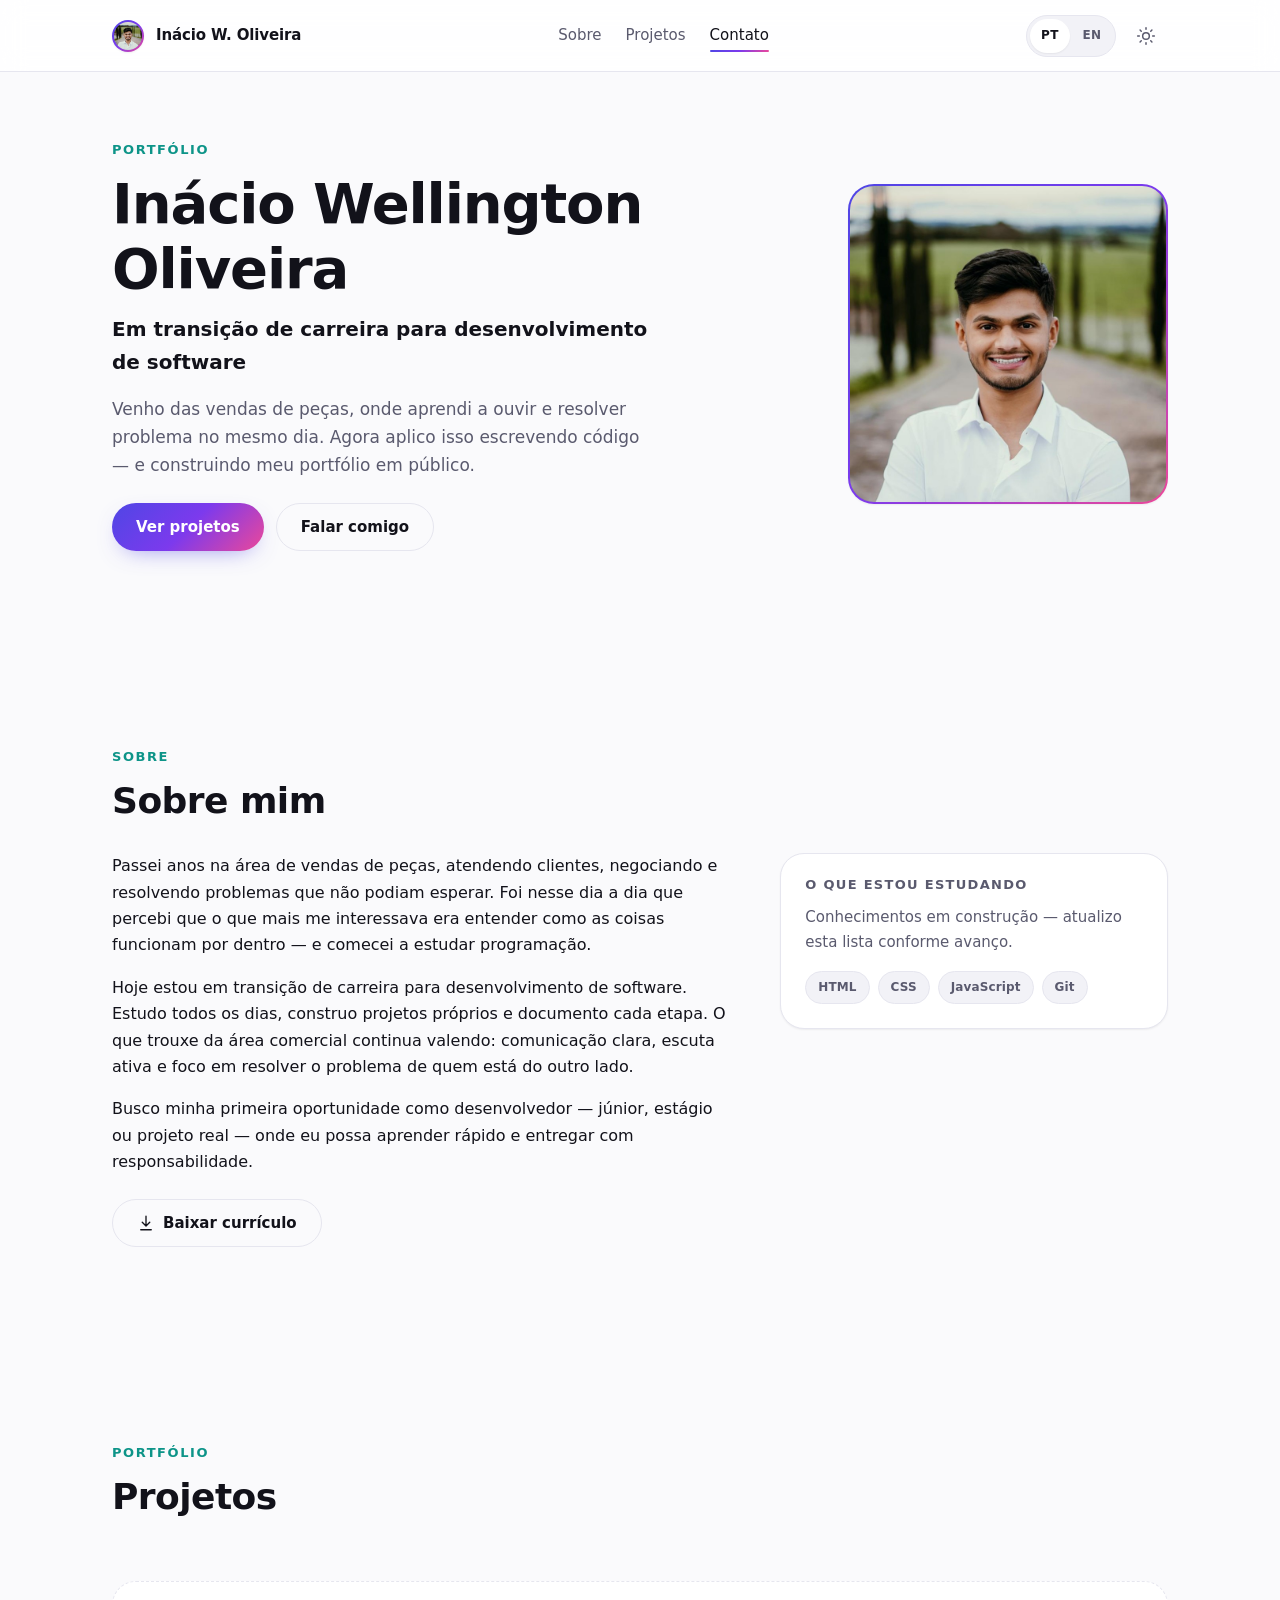
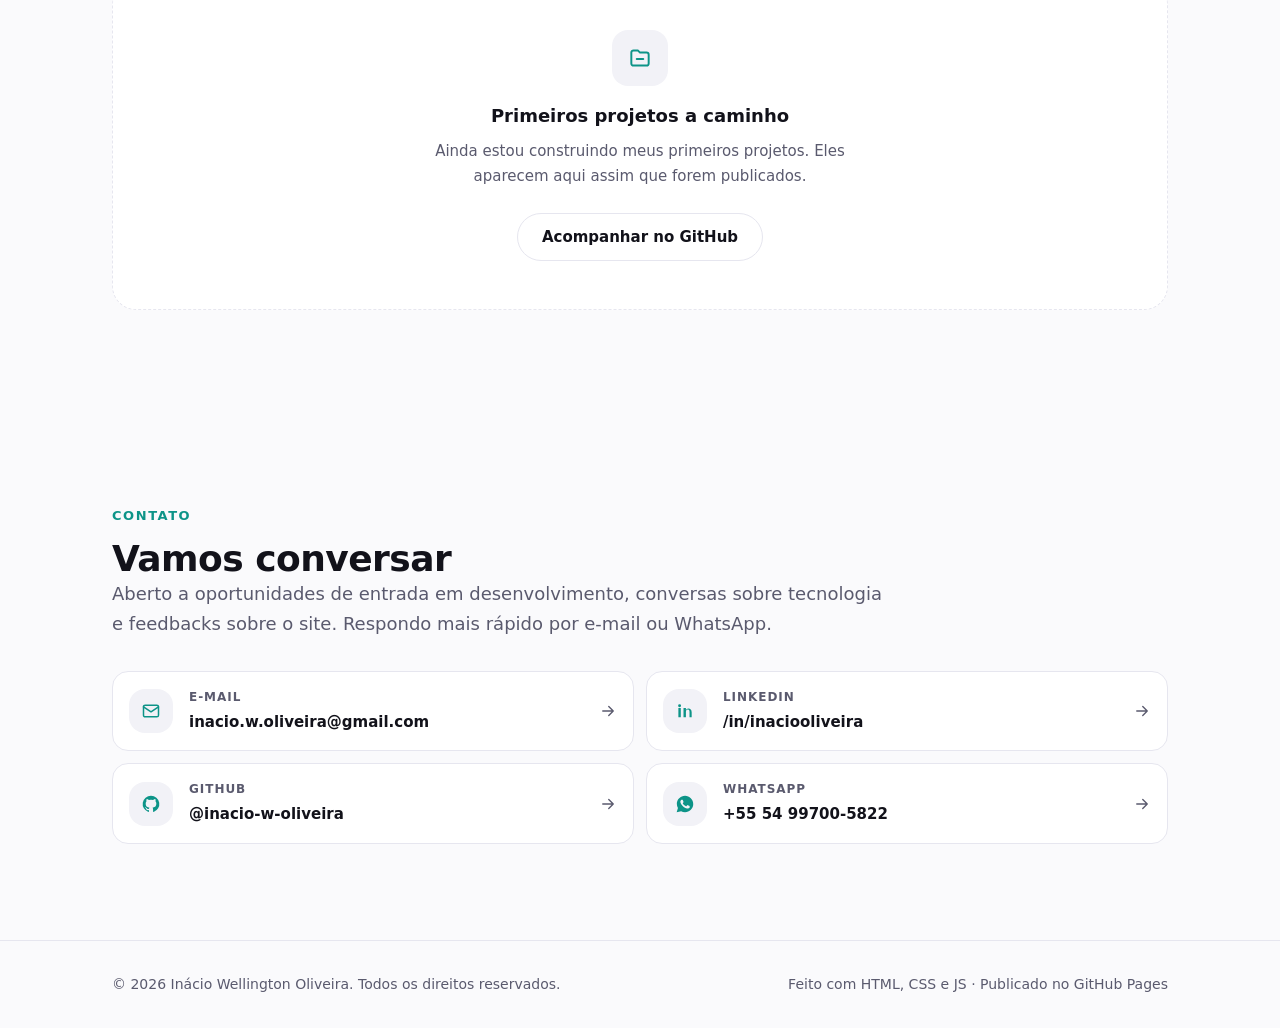
<file: index.html>
<!doctype html>
<html lang="pt-BR" data-theme="light">
<head>
  <meta charset="utf-8">
  <meta name="viewport" content="width=device-width, initial-scale=1">

  <title>Inácio Wellington Oliveira — Portfólio</title>
  <meta name="description" content="Portfólio de Inácio Wellington Oliveira, em transição de carreira das vendas de peças para o desenvolvimento de software. Projetos, trajetória e contato.">
  <meta name="author" content="Inácio Wellington Oliveira">
  <link rel="canonical" href="https://inacio-w-oliveira.github.io/pagina-pessoal/">

  <meta property="og:type" content="website">
  <meta property="og:locale" content="pt_BR">
  <meta property="og:site_name" content="Inácio Wellington Oliveira">
  <meta property="og:title" content="Inácio Wellington Oliveira — Portfólio">
  <meta property="og:description" content="Em transição das vendas de peças para o desenvolvimento de software. Projetos, trajetória e contato.">
  <meta property="og:url" content="https://inacio-w-oliveira.github.io/pagina-pessoal/">
  <meta property="og:image" content="https://inacio-w-oliveira.github.io/pagina-pessoal/assets/img/og-image.png">
  <meta property="og:image:width" content="1200">
  <meta property="og:image:height" content="630">
  <meta property="og:image:alt" content="Inácio Wellington Oliveira — em transição para desenvolvimento de software">

  <meta name="twitter:card" content="summary_large_image">
  <meta name="twitter:title" content="Inácio Wellington Oliveira — Portfólio">
  <meta name="twitter:description" content="Em transição das vendas de peças para o desenvolvimento de software. Projetos, trajetória e contato.">
  <meta name="twitter:image" content="https://inacio-w-oliveira.github.io/pagina-pessoal/assets/img/og-image.png">

  <link rel="icon" href="./assets/img/favicon.svg" type="image/svg+xml">
  <link rel="apple-touch-icon" href="./assets/img/favicon.svg">

  <script type="application/ld+json">
  {
    "@context": "https://schema.org",
    "@type": "Person",
    "name": "Inácio Wellington Oliveira",
    "url": "https://inacio-w-oliveira.github.io/pagina-pessoal/",
    "image": "https://inacio-w-oliveira.github.io/pagina-pessoal/assets/img/foto.jpg",
    "jobTitle": "Desenvolvedor de software (em transição de carreira)",
    "description": "Profissional em transição das vendas de peças para o desenvolvimento de software.",
    "sameAs": [
      "https://www.linkedin.com/in/inaciooliveira",
      "https://github.com/inacio-w-oliveira"
    ]
  }
  </script>

  <script>
    (function () {
      try {
        var t = localStorage.getItem('iwo.theme');
        if (!t) t = matchMedia('(prefers-color-scheme: dark)').matches ? 'dark' : 'light';
        document.documentElement.dataset.theme = t;
        document.documentElement.style.colorScheme = t;
      } catch (e) {}
    })();
  </script>

  <link rel="stylesheet" href="./assets/css/styles.css">
</head>
<body>
  <a class="skip-link" href="#main" data-i18n="a11y.skip">Ir para o conteúdo</a>

  <header class="site-header">
    <div class="container site-header__inner">
      <a class="brand" href="#top" aria-label="Inácio W. Oliveira, página inicial" data-i18n-attr="aria-label:brand.label">
        <span class="brand__mark" aria-hidden="true">
          <img class="brand__avatar" src="./assets/img/foto.jpg" alt="" width="32" height="32">
        </span>
        <span>Inácio W. Oliveira</span>
      </a>

      <nav class="site-nav" id="site-nav" aria-label="Principal">
        <ul class="site-nav__list">
          <li><a class="site-nav__link" href="#sobre" data-i18n="nav.about">Sobre</a></li>
          <li><a class="site-nav__link" href="#projetos" data-i18n="nav.projects">Projetos</a></li>
          <li><a class="site-nav__link" href="#contato" data-i18n="nav.contact">Contato</a></li>
        </ul>
      </nav>

      <div class="header-actions">
        <div class="lang-switch" role="group" data-i18n-attr="aria-label:lang.label" aria-label="Idioma">
          <button class="lang-switch__btn" type="button" data-lang="pt" aria-pressed="true" aria-label="Português (PT)">PT</button>
          <button class="lang-switch__btn" type="button" data-lang="en" aria-pressed="false" aria-label="Inglês (EN)">EN</button>
        </div>

        <button class="icon-btn theme-toggle" type="button" aria-pressed="false" data-i18n-attr="aria-label:theme.toDark" aria-label="Ativar tema escuro">
          <svg class="icon-sun" viewBox="0 0 24 24" fill="none" stroke="currentColor" stroke-width="1.8" stroke-linecap="round" aria-hidden="true">
            <circle cx="12" cy="12" r="4"></circle>
            <path d="M12 2v2M12 20v2M4.9 4.9l1.4 1.4M17.7 17.7l1.4 1.4M2 12h2M20 12h2M4.9 19.1l1.4-1.4M17.7 6.3l1.4-1.4"></path>
          </svg>
          <svg class="icon-moon" viewBox="0 0 24 24" fill="none" stroke="currentColor" stroke-width="1.8" stroke-linecap="round" stroke-linejoin="round" aria-hidden="true">
            <path d="M21 12.8A9 9 0 1 1 11.2 3a7 7 0 0 0 9.8 9.8Z"></path>
          </svg>
        </button>

        <button class="icon-btn menu-toggle" type="button" aria-expanded="false" aria-controls="site-nav" data-i18n-attr="aria-label:nav.menu" aria-label="Abrir menu">
          <svg class="icon-menu" viewBox="0 0 24 24" fill="none" stroke="currentColor" stroke-width="1.8" stroke-linecap="round" aria-hidden="true">
            <path d="M4 7h16M4 12h16M4 17h16"></path>
          </svg>
          <svg class="icon-close" viewBox="0 0 24 24" fill="none" stroke="currentColor" stroke-width="1.8" stroke-linecap="round" aria-hidden="true">
            <path d="M6 6l12 12M18 6L6 18"></path>
          </svg>
        </button>
      </div>
    </div>
  </header>

  <main id="main">
    <!-- Hero -->
    <section id="top" class="hero" aria-labelledby="hero-title">
      <div class="container hero__inner">
        <div class="hero__content">
          <p class="eyebrow" data-i18n="hero.eyebrow">Portfólio</p>
          <h1 id="hero-title" class="hero__title" data-i18n="hero.title">Inácio Wellington Oliveira</h1>
          <p class="hero__subtitle" data-i18n="hero.subtitle">Em transição de carreira para desenvolvimento de software</p>
          <p class="hero__support" data-i18n="hero.support">Venho das vendas de peças, onde aprendi a ouvir e resolver problema no mesmo dia. Agora aplico isso escrevendo código — e construindo meu portfólio em público.</p>
          <div class="hero__actions">
            <a class="btn btn--primary" href="#projetos" data-i18n="hero.ctaPrimary">Ver projetos</a>
            <a class="btn btn--secondary" href="#contato" data-i18n="hero.ctaSecondary">Falar comigo</a>
          </div>
        </div>

        <div class="hero__media">
          <div class="hero__photo-frame">
            <img class="hero__photo" src="./assets/img/foto.jpg" width="800" height="800" alt="Retrato de Inácio Wellington Oliveira" data-i18n-attr="alt:hero.photoAlt" fetchpriority="high">
          </div>
        </div>
      </div>
    </section>

    <!-- Sobre -->
    <section id="sobre" class="section" aria-labelledby="about-title">
      <div class="container">
        <p class="eyebrow" data-i18n="about.eyebrow">Sobre</p>
        <h2 id="about-title" data-i18n="about.title">Sobre mim</h2>

        <div class="about__grid">
          <div class="about__text">
            <p data-i18n="about.p1">Passei anos na área de vendas de peças, atendendo clientes, negociando e resolvendo problemas que não podiam esperar. Foi nesse dia a dia que percebi que o que mais me interessava era entender como as coisas funcionam por dentro — e comecei a estudar programação.</p>
            <p data-i18n="about.p2">Hoje estou em transição de carreira para desenvolvimento de software. Estudo todos os dias, construo projetos próprios e documento cada etapa. O que trouxe da área comercial continua valendo: comunicação clara, escuta ativa e foco em resolver o problema de quem está do outro lado.</p>
            <p data-i18n="about.p3">Busco minha primeira oportunidade como desenvolvedor — júnior, estágio ou projeto real — onde eu possa aprender rápido e entregar com responsabilidade.</p>

            <div class="about__actions">
              <a class="btn btn--secondary" href="./assets/cv.pdf" download>
                <svg viewBox="0 0 24 24" fill="none" stroke="currentColor" stroke-width="1.8" stroke-linecap="round" stroke-linejoin="round" aria-hidden="true">
                  <path d="M12 3v12M7 11l5 5 5-5M5 21h14"></path>
                </svg>
                <span data-i18n="about.ctaCv">Baixar currículo</span>
              </a>
            </div>
          </div>

          <aside class="learning">
            <h3 class="learning__title" data-i18n="about.learningTitle">O que estou estudando</h3>
            <p class="learning__note" data-i18n="about.learningNote">Conhecimentos em construção — atualizo esta lista conforme avanço.</p>
            <!-- TODO: substituir pelas tecnologias reais informadas pelo dono (SPEC §19, H-03) -->
            <ul class="tags" aria-label="Tecnologias em estudo">
              <li class="tag">HTML</li>
              <li class="tag">CSS</li>
              <li class="tag">JavaScript</li>
              <li class="tag">Git</li>
            </ul>
          </aside>
        </div>
      </div>
    </section>

    <!-- Projetos -->
    <section id="projetos" class="section" aria-labelledby="projects-title">
      <div class="container">
        <p class="eyebrow" data-i18n="projects.eyebrow">Portfólio</p>
        <h2 id="projects-title" data-i18n="projects.title">Projetos</h2>

        <div class="projects__grid" id="projects-grid" hidden></div>

        <div class="empty-state" id="projects-empty">
          <span class="empty-state__icon" aria-hidden="true">
            <svg viewBox="0 0 24 24" fill="none" stroke="currentColor" stroke-width="1.8" stroke-linecap="round" stroke-linejoin="round">
              <path d="M4 7a2 2 0 0 1 2-2h4l2 2h6a2 2 0 0 1 2 2v8a2 2 0 0 1-2 2H6a2 2 0 0 1-2-2Z"></path>
              <path d="M9 13h6"></path>
            </svg>
          </span>
          <h3 class="empty-state__title" data-i18n="projects.emptyTitle">Primeiros projetos a caminho</h3>
          <p class="empty-state__text" data-i18n="projects.emptyText">Ainda estou construindo meus primeiros projetos. Eles aparecem aqui assim que forem publicados.</p>
          <a class="btn btn--secondary" href="https://github.com/inacio-w-oliveira" target="_blank" rel="noopener noreferrer">
            <span data-i18n="projects.ctaGithub">Acompanhar no GitHub</span>
            <span class="visually-hidden" data-i18n="a11y.newTab">(abre em nova aba)</span>
          </a>
        </div>
      </div>
    </section>

    <!-- Contato -->
    <section id="contato" class="section" aria-labelledby="contact-title">
      <div class="container">
        <p class="eyebrow" data-i18n="contact.eyebrow">Contato</p>
        <h2 id="contact-title" data-i18n="contact.title">Vamos conversar</h2>
        <p class="lead" data-i18n="contact.text">Aberto a oportunidades de entrada em desenvolvimento, conversas sobre tecnologia e feedbacks sobre o site. Respondo mais rápido por e-mail ou WhatsApp.</p>

        <ul class="contact__list">
          <li class="contact__item">
            <a href="mailto:inacio.w.oliveira@gmail.com">
              <span class="contact__icon" aria-hidden="true">
                <svg viewBox="0 0 24 24" fill="none" stroke="currentColor" stroke-width="1.8" stroke-linecap="round" stroke-linejoin="round">
                  <rect x="3" y="5" width="18" height="14" rx="2"></rect>
                  <path d="m3 7 9 6 9-6"></path>
                </svg>
              </span>
              <span class="contact__meta">
                <span class="contact__label" data-i18n="contact.email">E-mail</span>
                <span class="contact__value" data-i18n="contact.emailValue">inacio.w.oliveira@gmail.com</span>
              </span>
              <span class="contact__arrow" aria-hidden="true">
                <svg viewBox="0 0 24 24" fill="none" stroke="currentColor" stroke-width="1.8" stroke-linecap="round" stroke-linejoin="round">
                  <path d="M5 12h14M13 6l6 6-6 6"></path>
                </svg>
              </span>
            </a>
          </li>

          <li class="contact__item">
            <a href="https://www.linkedin.com/in/inaciooliveira" target="_blank" rel="noopener noreferrer">
              <span class="contact__icon" aria-hidden="true">
                <svg viewBox="0 0 24 24" fill="currentColor">
                  <path d="M6.94 8.5H4.06V19.5h2.88V8.5ZM5.5 4a1.75 1.75 0 1 0 0 3.5A1.75 1.75 0 0 0 5.5 4ZM20 13.6c0-3.1-1.66-4.54-3.87-4.54-1.78 0-2.58.98-3.03 1.67V8.5H10.2V19.5h2.9v-6.15c0-1.62.31-3.19 2.32-3.19 1.98 0 2 1.85 2 3.29v6.05H20V13.6Z"></path>
                </svg>
              </span>
              <span class="contact__meta">
                <span class="contact__label" data-i18n="contact.linkedin">LinkedIn</span>
                <span class="contact__value" data-i18n="contact.linkedinValue">/in/inaciooliveira</span>
              </span>
              <span class="visually-hidden" data-i18n="a11y.newTab">(abre em nova aba)</span>
              <span class="contact__arrow" aria-hidden="true">
                <svg viewBox="0 0 24 24" fill="none" stroke="currentColor" stroke-width="1.8" stroke-linecap="round" stroke-linejoin="round">
                  <path d="M5 12h14M13 6l6 6-6 6"></path>
                </svg>
              </span>
            </a>
          </li>

          <li class="contact__item">
            <a href="https://github.com/inacio-w-oliveira" target="_blank" rel="noopener noreferrer">
              <span class="contact__icon" aria-hidden="true">
                <svg viewBox="0 0 24 24" fill="currentColor">
                  <path d="M12 2a10 10 0 0 0-3.16 19.49c.5.09.68-.22.68-.48v-1.7c-2.78.6-3.37-1.34-3.37-1.34-.45-1.16-1.11-1.47-1.11-1.47-.91-.62.07-.6.07-.6 1 .07 1.53 1.03 1.53 1.03.89 1.53 2.34 1.09 2.91.83.09-.65.35-1.09.63-1.34-2.22-.25-4.56-1.11-4.56-4.94 0-1.09.39-1.98 1.03-2.68-.1-.25-.45-1.27.1-2.65 0 0 .84-.27 2.75 1.02a9.6 9.6 0 0 1 5 0c1.91-1.29 2.75-1.02 2.75-1.02.55 1.38.2 2.4.1 2.65.64.7 1.03 1.59 1.03 2.68 0 3.84-2.34 4.68-4.57 4.93.36.31.68.92.68 1.85v2.74c0 .27.18.58.69.48A10 10 0 0 0 12 2Z"></path>
                </svg>
              </span>
              <span class="contact__meta">
                <span class="contact__label" data-i18n="contact.github">GitHub</span>
                <span class="contact__value" data-i18n="contact.githubValue">@inacio-w-oliveira</span>
              </span>
              <span class="visually-hidden" data-i18n="a11y.newTab">(abre em nova aba)</span>
              <span class="contact__arrow" aria-hidden="true">
                <svg viewBox="0 0 24 24" fill="none" stroke="currentColor" stroke-width="1.8" stroke-linecap="round" stroke-linejoin="round">
                  <path d="M5 12h14M13 6l6 6-6 6"></path>
                </svg>
              </span>
            </a>
          </li>

          <li class="contact__item">
            <a href="https://wa.me/5554997005822" target="_blank" rel="noopener noreferrer">
              <span class="contact__icon" aria-hidden="true">
                <svg viewBox="0 0 24 24" fill="currentColor">
                  <path d="M12.04 2C6.6 2 2.2 6.4 2.2 11.84c0 1.74.46 3.44 1.32 4.94L2 22l5.35-1.4a9.83 9.83 0 0 0 4.69 1.2h.01c5.43 0 9.84-4.4 9.84-9.84C21.89 6.4 17.48 2 12.04 2Zm5.76 14.03c-.24.68-1.4 1.3-1.93 1.35-.53.05-1.02.24-3.45-.72-2.9-1.14-4.72-4.13-4.86-4.32-.14-.19-1.14-1.52-1.14-2.9 0-1.38.72-2.06.98-2.34.26-.28.56-.35.75-.35l.54.01c.17 0 .4-.06.63.48.24.57.8 1.96.87 2.1.07.14.12.3.02.49-.09.19-.14.3-.28.47l-.42.49c-.14.14-.28.29-.12.57.16.28.71 1.17 1.52 1.9 1.04.93 1.92 1.22 2.19 1.36.27.14.43.12.59-.07.16-.19.68-.79.86-1.06.19-.28.37-.23.62-.14.25.09 1.6.75 1.87.89.28.14.46.21.53.32.07.12.07.68-.17 1.36Z"></path>
                </svg>
              </span>
              <span class="contact__meta">
                <span class="contact__label" data-i18n="contact.whatsapp">WhatsApp</span>
                <span class="contact__value" data-i18n="contact.whatsappValue">+55 54 99700-5822</span>
              </span>
              <span class="visually-hidden" data-i18n="a11y.newTab">(abre em nova aba)</span>
              <span class="contact__arrow" aria-hidden="true">
                <svg viewBox="0 0 24 24" fill="none" stroke="currentColor" stroke-width="1.8" stroke-linecap="round" stroke-linejoin="round">
                  <path d="M5 12h14M13 6l6 6-6 6"></path>
                </svg>
              </span>
            </a>
          </li>
        </ul>
      </div>
    </section>
  </main>

  <footer class="site-footer">
    <div class="container site-footer__inner">
      <p>© <span data-year>2026</span> <span data-i18n="footer.rights">Inácio Wellington Oliveira. Todos os direitos reservados.</span></p>
      <p data-i18n="footer.built">Feito com HTML, CSS e JS · Publicado no GitHub Pages</p>
    </div>
  </footer>

  <script type="module" src="./assets/js/main.js"></script>
</body>
</html>
</file>
<file: assets/css/styles.css>
/* ==========================================================================
   Inácio Wellington Oliveira — Portfólio
   1. Tokens
   2. Reset
   3. Base
   4. Layout
   5. Componentes
   6. Responsivo
   7. Impressão
   ========================================================================== */

/* 1. Tokens ---------------------------------------------------------------- */
:root {
  color-scheme: light;

  --bg: #FAFAFC;
  --surface: #FFFFFF;
  --surface-2: #F2F2F7;
  --text: #12121A;
  --muted: #5A5A6E;
  --border: #E6E6EF;

  --brand-1: #4F46E5;
  --brand-2: #7C3AED;
  --brand-3: #EC4899;
  --accent: #0D9488;
  --gradient: linear-gradient(135deg, var(--brand-1), var(--brand-2) 50%, var(--brand-3));
  --focus: #4F46E5;

  --radius-sm: 8px;
  --radius-md: 16px;
  --radius-lg: 24px;
  --radius-full: 999px;

  --shadow-sm: 0 1px 2px rgb(0 0 0 / .06);
  --shadow-md: 0 12px 32px -12px rgb(0 0 0 / .18);

  --space-1: 4px;
  --space-2: 8px;
  --space-3: 12px;
  --space-4: 16px;
  --space-5: 24px;
  --space-6: 32px;
  --space-7: 48px;
  --space-8: 64px;
  --space-9: 96px;

  --container: 1120px;
  --header-h: 72px;

  --font: ui-sans-serif, system-ui, -apple-system, "Segoe UI", Roboto,
    "Helvetica Neue", Arial, sans-serif;
}

[data-theme="dark"] {
  color-scheme: dark;

  --bg: #0B0B12;
  --surface: #14141F;
  --surface-2: #1C1C2A;
  --text: #F2F2F7;
  --muted: #A0A0B4;
  --border: #262636;

  --brand-1: #6366F1;
  --brand-2: #8B5CF6;
  --brand-3: #F472B6;
  --accent: #2DD4BF;
  --focus: #A5B4FC;

  --shadow-sm: 0 1px 2px rgb(0 0 0 / .4);
  --shadow-md: 0 16px 40px -16px rgb(0 0 0 / .7);
}

/* 2. Reset ----------------------------------------------------------------- */
*,
*::before,
*::after {
  box-sizing: border-box;
}

* {
  margin: 0;
}

html {
  -webkit-text-size-adjust: 100%;
  scroll-behavior: smooth;
}

body {
  min-height: 100vh;
  background: var(--bg);
  color: var(--text);
  font-family: var(--font);
  font-size: 1rem;
  line-height: 1.65;
  -webkit-font-smoothing: antialiased;
  text-rendering: optimizeLegibility;
}

img,
svg {
  display: block;
  max-width: 100%;
}

img {
  height: auto;
}

button,
input,
select,
textarea {
  font: inherit;
  color: inherit;
}

button {
  background: none;
  border: 0;
  cursor: pointer;
}

a {
  color: inherit;
  text-decoration: none;
}

ul,
ol {
  list-style: none;
  padding: 0;
}

:focus-visible {
  outline: 3px solid var(--focus);
  outline-offset: 3px;
  border-radius: 4px;
}

@media (prefers-reduced-motion: reduce) {
  html {
    scroll-behavior: auto;
  }

  *,
  *::before,
  *::after {
    animation-duration: .01ms !important;
    animation-iteration-count: 1 !important;
    transition-duration: .01ms !important;
  }
}

/* 3. Base ------------------------------------------------------------------ */
h1,
h2,
h3 {
  line-height: 1.15;
  text-wrap: balance;
}

h1 {
  font-size: clamp(2.25rem, 6vw, 3.5rem);
  font-weight: 700;
  letter-spacing: -0.02em;
}

h2 {
  font-size: clamp(1.75rem, 4vw, 2.25rem);
  font-weight: 650;
  letter-spacing: -0.015em;
}

h3 {
  font-size: 1.0625rem;
  font-weight: 600;
}

p {
  max-width: 68ch;
}

.lead {
  font-size: 1.125rem;
  color: var(--muted);
}

.eyebrow {
  display: inline-block;
  margin-bottom: var(--space-3);
  font-size: .8125rem;
  font-weight: 600;
  letter-spacing: .12em;
  text-transform: uppercase;
  color: var(--accent);
}

.skip-link {
  position: absolute;
  top: -100px;
  left: var(--space-4);
  z-index: 100;
  padding: var(--space-3) var(--space-5);
  background: var(--text);
  color: var(--bg);
  border-radius: var(--radius-sm);
  font-weight: 600;
  transition: top .15s ease-out;
}

.skip-link:focus {
  top: var(--space-4);
}

.visually-hidden {
  position: absolute;
  width: 1px;
  height: 1px;
  padding: 0;
  margin: -1px;
  overflow: hidden;
  clip: rect(0 0 0 0);
  white-space: nowrap;
  border: 0;
}

::selection {
  background: var(--brand-2);
  color: #FFFFFF;
}

/* 4. Layout ---------------------------------------------------------------- */
.container {
  width: 100%;
  max-width: var(--container);
  margin-inline: auto;
  padding-inline: 20px;
}

.section {
  padding-block: var(--space-8);
}

.section__head {
  margin-bottom: var(--space-6);
}

#top,
#sobre,
#projetos,
#contato {
  scroll-margin-top: calc(var(--header-h) + 16px);
}

.reveal {
  transform: translateY(12px);
  transition: transform .5s ease-out;
}

.reveal.is-visible {
  transform: none;
}

/* 5. Componentes ----------------------------------------------------------- */
/* Header */
.site-header {
  position: fixed;
  inset: 0 0 auto 0;
  z-index: 50;
  height: var(--header-h);
  display: flex;
  align-items: center;
  background: color-mix(in srgb, var(--surface) 82%, transparent);
  backdrop-filter: blur(12px);
  -webkit-backdrop-filter: blur(12px);
  border-bottom: 1px solid var(--border);
  transition: height .2s ease-out;
}

.site-header.is-scrolled {
  height: 60px;
}

.site-header__inner {
  display: flex;
  align-items: center;
  justify-content: space-between;
  gap: var(--space-4);
  width: 100%;
}

.brand {
  display: inline-flex;
  align-items: center;
  gap: var(--space-3);
  font-weight: 650;
  font-size: .9375rem;
  letter-spacing: -0.01em;
  white-space: nowrap;
}

.brand__mark {
  display: grid;
  place-items: center;
  width: 32px;
  height: 32px;
  border-radius: 50%;
  padding: 2px;
  background: var(--gradient);
  box-shadow: var(--shadow-sm);
  overflow: hidden;
  flex-shrink: 0;
}

.brand__avatar {
  width: 100%;
  height: 100%;
  border-radius: 50%;
  object-fit: cover;
  display: block;
}

.site-nav {
  display: none;
}

.site-nav__list {
  display: flex;
  align-items: center;
  gap: var(--space-5);
}

.site-nav__link {
  position: relative;
  padding-block: var(--space-2);
  font-size: .9375rem;
  color: var(--muted);
  transition: color .15s ease-out;
}

.site-nav__link:hover {
  color: var(--text);
}

.site-nav__link::after {
  content: "";
  position: absolute;
  left: 0;
  right: 0;
  bottom: 0;
  height: 2px;
  border-radius: 2px;
  background: var(--gradient);
  transform: scaleX(0);
  transform-origin: left;
  transition: transform .18s ease-out;
}

.site-nav__link:hover::after,
.site-nav__link[aria-current="page"]::after {
  transform: scaleX(1);
}

.site-nav__link[aria-current="page"] {
  color: var(--text);
}

.header-actions {
  display: flex;
  align-items: center;
  gap: var(--space-2);
}

.lang-switch {
  display: flex;
  align-items: center;
  gap: 2px;
  padding: 3px;
  border: 1px solid var(--border);
  border-radius: var(--radius-full);
  background: var(--surface-2);
}

.lang-switch__btn {
  min-width: 40px;
  min-height: 34px;
  padding: 0 var(--space-2);
  border-radius: var(--radius-full);
  font-size: .75rem;
  font-weight: 700;
  letter-spacing: .04em;
  color: var(--muted);
  transition: background .15s ease-out, color .15s ease-out;
}

.lang-switch__btn[aria-pressed="true"] {
  background: var(--surface);
  color: var(--text);
  box-shadow: var(--shadow-sm);
}

.icon-btn {
  display: inline-grid;
  place-items: center;
  width: 44px;
  height: 44px;
  border-radius: var(--radius-full);
  color: var(--muted);
  transition: background .15s ease-out, color .15s ease-out;
}

.icon-btn:hover {
  background: var(--surface-2);
  color: var(--text);
}

.icon-btn svg {
  width: 20px;
  height: 20px;
}

.icon-btn .icon-moon,
[data-theme="dark"] .icon-btn .icon-sun {
  display: none;
}

[data-theme="dark"] .icon-btn .icon-moon {
  display: block;
}

.menu-toggle {
  display: inline-grid;
}

.menu-toggle .icon-close,
.menu-toggle[aria-expanded="true"] .icon-menu {
  display: none;
}

.menu-toggle[aria-expanded="true"] .icon-close {
  display: block;
}

/* Menu mobile */
@media (max-width: 767px) {
  .site-nav {
    position: fixed;
    inset: var(--header-h) 0 auto 0;
    display: block;
    padding: var(--space-5) 20px var(--space-6);
    background: var(--surface);
    border-bottom: 1px solid var(--border);
    box-shadow: var(--shadow-md);
    visibility: hidden;
    opacity: 0;
    transform: translateY(-8px);
    transition: opacity .18s ease-out, transform .18s ease-out, visibility .18s;
  }

  .site-nav.is-open {
    visibility: visible;
    opacity: 1;
    transform: none;
  }

  .site-nav__list {
    flex-direction: column;
    align-items: stretch;
    gap: 0;
  }

  .site-nav__link {
    display: block;
    padding-block: var(--space-4);
    border-bottom: 1px solid var(--border);
    font-size: 1.0625rem;
    color: var(--text);
  }

  .site-nav__link::after {
    display: none;
  }
}

/* Botões */
.btn {
  display: inline-flex;
  align-items: center;
  justify-content: center;
  gap: var(--space-2);
  min-height: 48px;
  padding: var(--space-3) var(--space-5);
  border-radius: var(--radius-full);
  font-size: .9375rem;
  font-weight: 600;
  line-height: 1.2;
  transition: transform .18s ease-out, box-shadow .18s ease-out,
    background-color .18s ease-out, border-color .18s ease-out;
}

.btn--primary {
  background: var(--gradient);
  color: #FFFFFF;
  box-shadow: 0 8px 24px -12px rgb(79 70 229 / .7);
}

.btn--primary:hover {
  transform: translateY(-1px);
  box-shadow: var(--shadow-md);
}

.btn--secondary {
  border: 1px solid var(--border);
  background: transparent;
  color: var(--text);
}

.btn--secondary:hover {
  background: var(--surface-2);
  transform: translateY(-1px);
}

.btn svg {
  width: 18px;
  height: 18px;
}

/* Hero */
.hero {
  padding-top: calc(var(--header-h) + var(--space-7));
  padding-bottom: var(--space-8);
  overflow: hidden;
}

.hero__inner {
  display: grid;
  gap: var(--space-6);
}

.hero__media {
  order: -1;
  justify-self: center;
  width: 200px;
}

.hero__photo-frame {
  padding: 2px;
  border-radius: calc(var(--radius-lg) + 2px);
  background: var(--gradient);
  box-shadow: var(--shadow-sm);
}

.hero__photo {
  width: 100%;
  aspect-ratio: 1;
  object-fit: cover;
  border-radius: var(--radius-lg);
  background: var(--surface-2);
}

.hero__title {
  margin-bottom: var(--space-3);
}

.hero__subtitle {
  margin-bottom: var(--space-4);
  font-size: clamp(1.0625rem, 2.2vw, 1.25rem);
  font-weight: 600;
  color: var(--text);
}

.hero__support {
  margin-bottom: var(--space-5);
  color: var(--muted);
  font-size: 1.0625rem;
}

.hero__actions {
  display: flex;
  flex-wrap: wrap;
  gap: var(--space-3);
}

/* Sobre */
.about__grid {
  display: grid;
  gap: var(--space-6);
  margin-top: var(--space-6);
}

.about__text p + p {
  margin-top: var(--space-4);
}

.about__actions {
  margin-top: var(--space-5);
}

.learning {
  padding: var(--space-5);
  background: var(--surface);
  border: 1px solid var(--border);
  border-radius: var(--radius-lg);
  box-shadow: var(--shadow-sm);
}

.learning__title {
  margin-bottom: var(--space-3);
  font-size: .8125rem;
  font-weight: 600;
  letter-spacing: .1em;
  text-transform: uppercase;
  color: var(--muted);
}

.learning__note {
  margin-bottom: var(--space-4);
  font-size: .9375rem;
  color: var(--muted);
}

.tags {
  display: flex;
  flex-wrap: wrap;
  gap: var(--space-2);
}

.tag {
  padding: 6px var(--space-3);
  border-radius: var(--radius-full);
  background: var(--surface-2);
  border: 1px solid var(--border);
  color: var(--muted);
  font-size: .75rem;
  font-weight: 600;
  letter-spacing: .01em;
}

/* Projetos */
.projects__grid {
  display: grid;
  gap: var(--space-5);
  margin-top: var(--space-6);
}

.card--project {
  display: flex;
  flex-direction: column;
  overflow: hidden;
  background: var(--surface);
  border: 1px solid var(--border);
  border-radius: var(--radius-lg);
  box-shadow: var(--shadow-sm);
  transition: transform .2s ease-out, box-shadow .2s ease-out;
}

.card--project:hover {
  transform: translateY(-2px);
  box-shadow: var(--shadow-md);
}

.card__media {
  aspect-ratio: 16 / 9;
  width: 100%;
  object-fit: cover;
  background: var(--surface-2);
}

.card__body {
  display: flex;
  flex-direction: column;
  gap: var(--space-3);
  padding: var(--space-5);
}

.card__title {
  font-size: 1.125rem;
}

.card__desc {
  font-size: .9375rem;
  color: var(--muted);
}

.card__links {
  display: flex;
  gap: var(--space-4);
  margin-top: auto;
  padding-top: var(--space-2);
  font-size: .875rem;
  font-weight: 600;
}

.card__link {
  display: inline-flex;
  align-items: center;
  gap: 6px;
  color: var(--accent);
}

.card__link:hover {
  text-decoration: underline;
  text-underline-offset: 3px;
}

.empty-state {
  display: grid;
  justify-items: center;
  gap: var(--space-3);
  margin-top: var(--space-6);
  padding: var(--space-7) var(--space-5);
  text-align: center;
  background: var(--surface);
  border: 1px dashed var(--border);
  border-radius: var(--radius-lg);
}

.empty-state__icon {
  display: grid;
  place-items: center;
  width: 56px;
  height: 56px;
  margin-bottom: var(--space-2);
  border-radius: var(--radius-md);
  background: var(--surface-2);
  color: var(--accent);
}

.empty-state__icon svg {
  width: 26px;
  height: 26px;
}

.empty-state__title {
  font-size: 1.125rem;
}

.empty-state__text {
  max-width: 46ch;
  color: var(--muted);
  font-size: .9375rem;
}

.empty-state .btn {
  margin-top: var(--space-3);
}

/* Contato */
.contact__list {
  display: grid;
  gap: var(--space-3);
  margin-top: var(--space-6);
}

.contact__item a {
  display: flex;
  align-items: center;
  gap: var(--space-4);
  padding: var(--space-4);
  background: var(--surface);
  border: 1px solid var(--border);
  border-radius: var(--radius-md);
  transition: border-color .18s ease-out, transform .18s ease-out,
    box-shadow .18s ease-out;
}

.contact__item a:hover {
  border-color: var(--accent);
  transform: translateY(-1px);
  box-shadow: var(--shadow-sm);
}

.contact__icon {
  display: grid;
  place-items: center;
  flex: 0 0 auto;
  width: 44px;
  height: 44px;
  border-radius: var(--radius-md);
  background: var(--surface-2);
  color: var(--accent);
}

.contact__icon svg {
  width: 20px;
  height: 20px;
}

.contact__meta {
  display: grid;
  gap: 2px;
  min-width: 0;
}

.contact__label {
  font-size: .75rem;
  font-weight: 600;
  letter-spacing: .08em;
  text-transform: uppercase;
  color: var(--muted);
}

.contact__value {
  font-size: .9375rem;
  font-weight: 600;
  overflow-wrap: anywhere;
}

.contact__arrow {
  margin-left: auto;
  color: var(--muted);
  transition: transform .18s ease-out, color .18s ease-out;
}

.contact__item a:hover .contact__arrow {
  color: var(--accent);
  transform: translateX(3px);
}

.contact__arrow svg {
  width: 18px;
  height: 18px;
}

/* 404 */
.error-page {
  display: grid;
  place-items: center;
  min-height: 100vh;
  text-align: center;
}

.error-page .lead {
  margin: var(--space-4) auto var(--space-6);
}

.error-page__alt {
  margin-top: var(--space-6);
  font-size: .875rem;
  color: var(--muted);
}

.error-page__alt a {
  text-decoration: underline;
}

/* Footer */
.site-footer {
  padding-block: var(--space-6);
  border-top: 1px solid var(--border);
  color: var(--muted);
  font-size: .875rem;
}

.site-footer__inner {
  display: flex;
  flex-direction: column;
  gap: var(--space-2);
}

.site-footer a {
  color: var(--text);
  text-decoration: underline;
  text-underline-offset: 3px;
  text-decoration-color: var(--border);
}

.site-footer a:hover {
  text-decoration-color: var(--accent);
}

/* 6. Responsivo ------------------------------------------------------------ */
@media (min-width: 480px) {
  .container {
    padding-inline: 24px;
  }
}

@media (min-width: 768px) {
  .container {
    padding-inline: 32px;
  }

  .section {
    padding-block: var(--space-9);
  }

  .hero {
    padding-top: calc(var(--header-h) + var(--space-8));
    padding-bottom: var(--space-9);
  }

  .hero__inner {
    grid-template-columns: 55fr 45fr;
    align-items: center;
    gap: var(--space-7);
  }

  .hero__media {
    order: 0;
    width: 100%;
    max-width: 320px;
    justify-self: end;
  }

  .projects__grid {
    grid-template-columns: repeat(2, 1fr);
  }

  .contact__list {
    grid-template-columns: repeat(2, 1fr);
  }

  .site-footer__inner {
    flex-direction: row;
    align-items: center;
    justify-content: space-between;
  }
}

@media (min-width: 1024px) {
  .site-nav {
    display: block;
  }

  .menu-toggle {
    display: none;
  }

  .about__grid {
    grid-template-columns: 1.6fr 1fr;
    align-items: start;
    gap: var(--space-7);
  }

  .projects__grid {
    grid-template-columns: repeat(3, 1fr);
  }
}

@media (min-width: 1280px) {
  .hero__inner {
    gap: var(--space-8);
  }
}

/* 7. Impressão ------------------------------------------------------------- */
@media print {
  @page {
    size: A4;
    margin: 15mm;
  }

  body {
    background: #FFFFFF !important;
    color: #000000 !important;
    font-size: 11pt;
  }

  .site-header,
  .skip-link,
  .menu-toggle,
  .lang-switch,
  .theme-toggle,
  .btn,
  .hero__actions,
  .site-footer {
    display: none !important;
  }

  .hero {
    padding-top: 0;
  }

  .section {
    padding-block: 12mm;
  }

  .card,
  .learning,
  .empty-state,
  .contact__item,
  .section {
    break-inside: avoid;
    box-shadow: none !important;
    border-color: #CCCCCC !important;
  }

  .hero__photo-frame {
    background: none;
    box-shadow: none;
    padding: 0;
  }

  a[href^="http"]::after {
    content: " (" attr(href) ")";
    font-size: 9pt;
    color: #444444;
  }

  .reveal {
    opacity: 1 !important;
    transform: none !important;
  }
}
</file>
